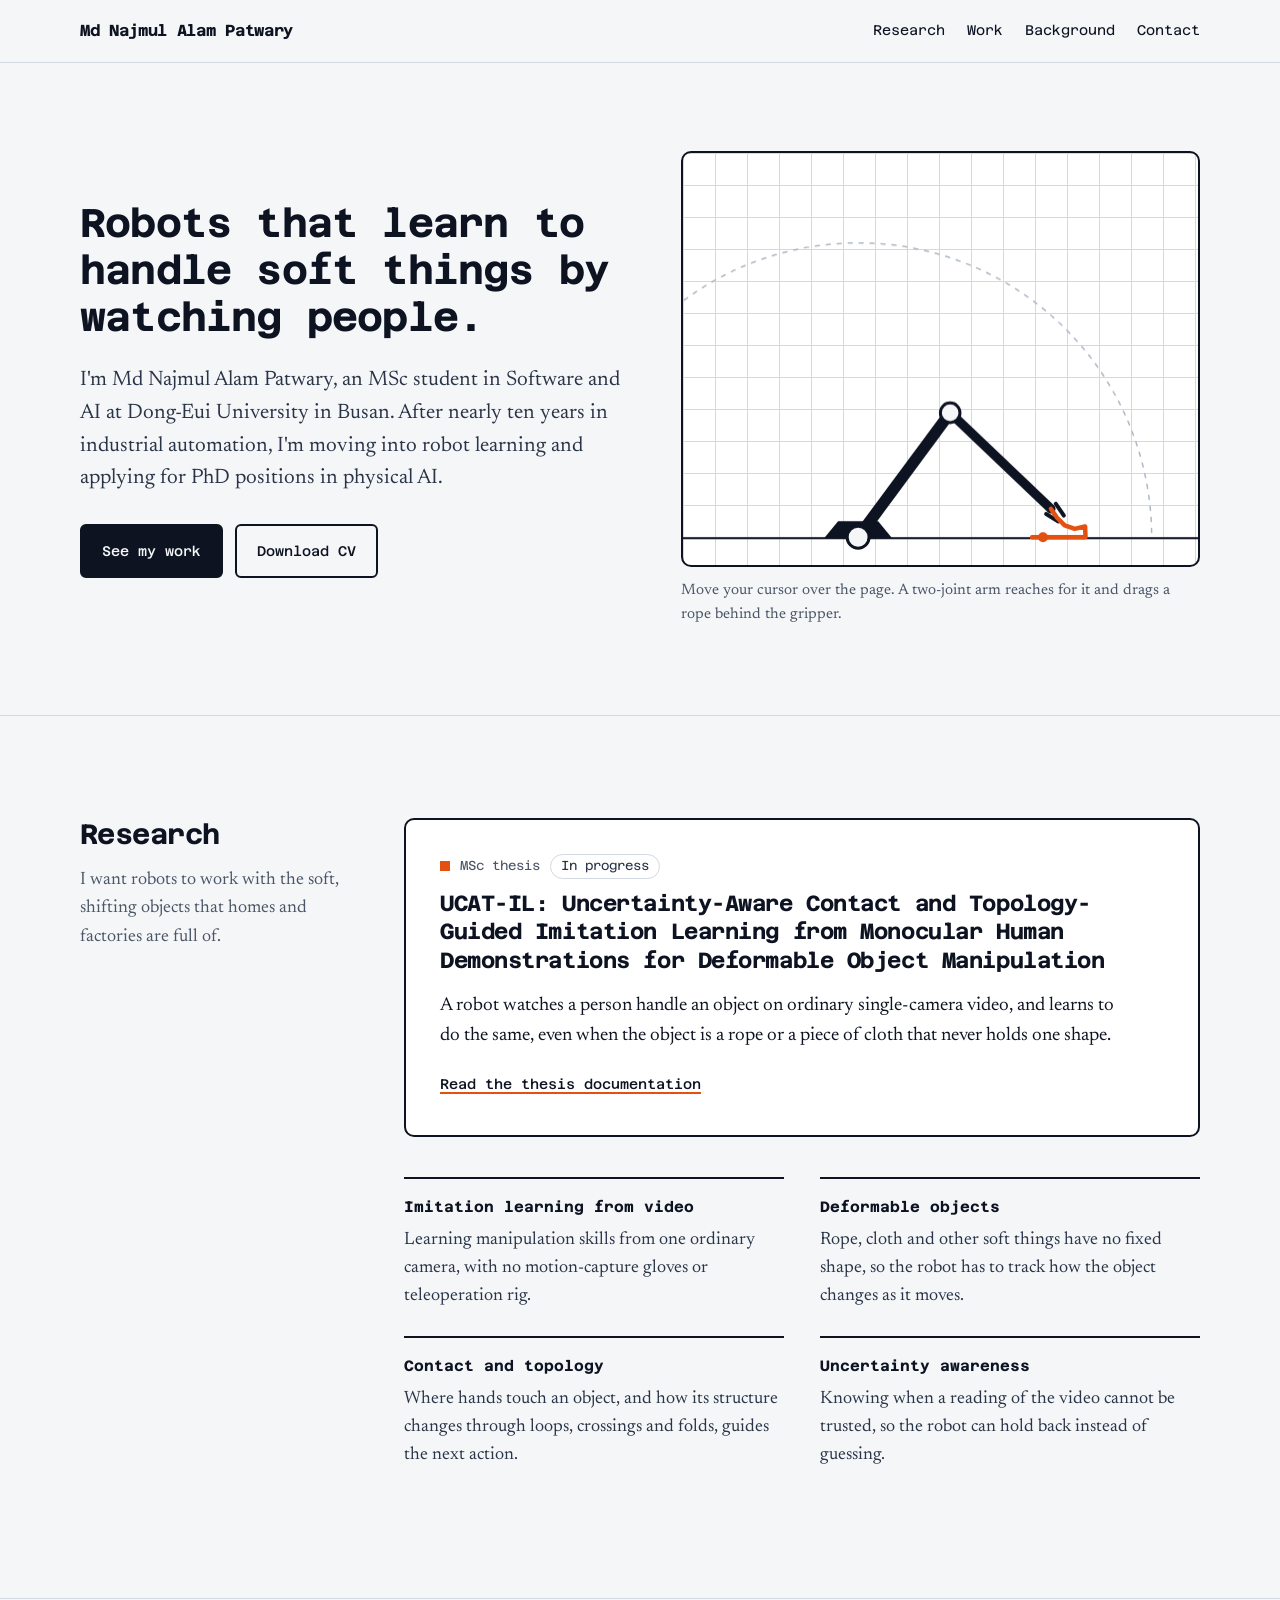
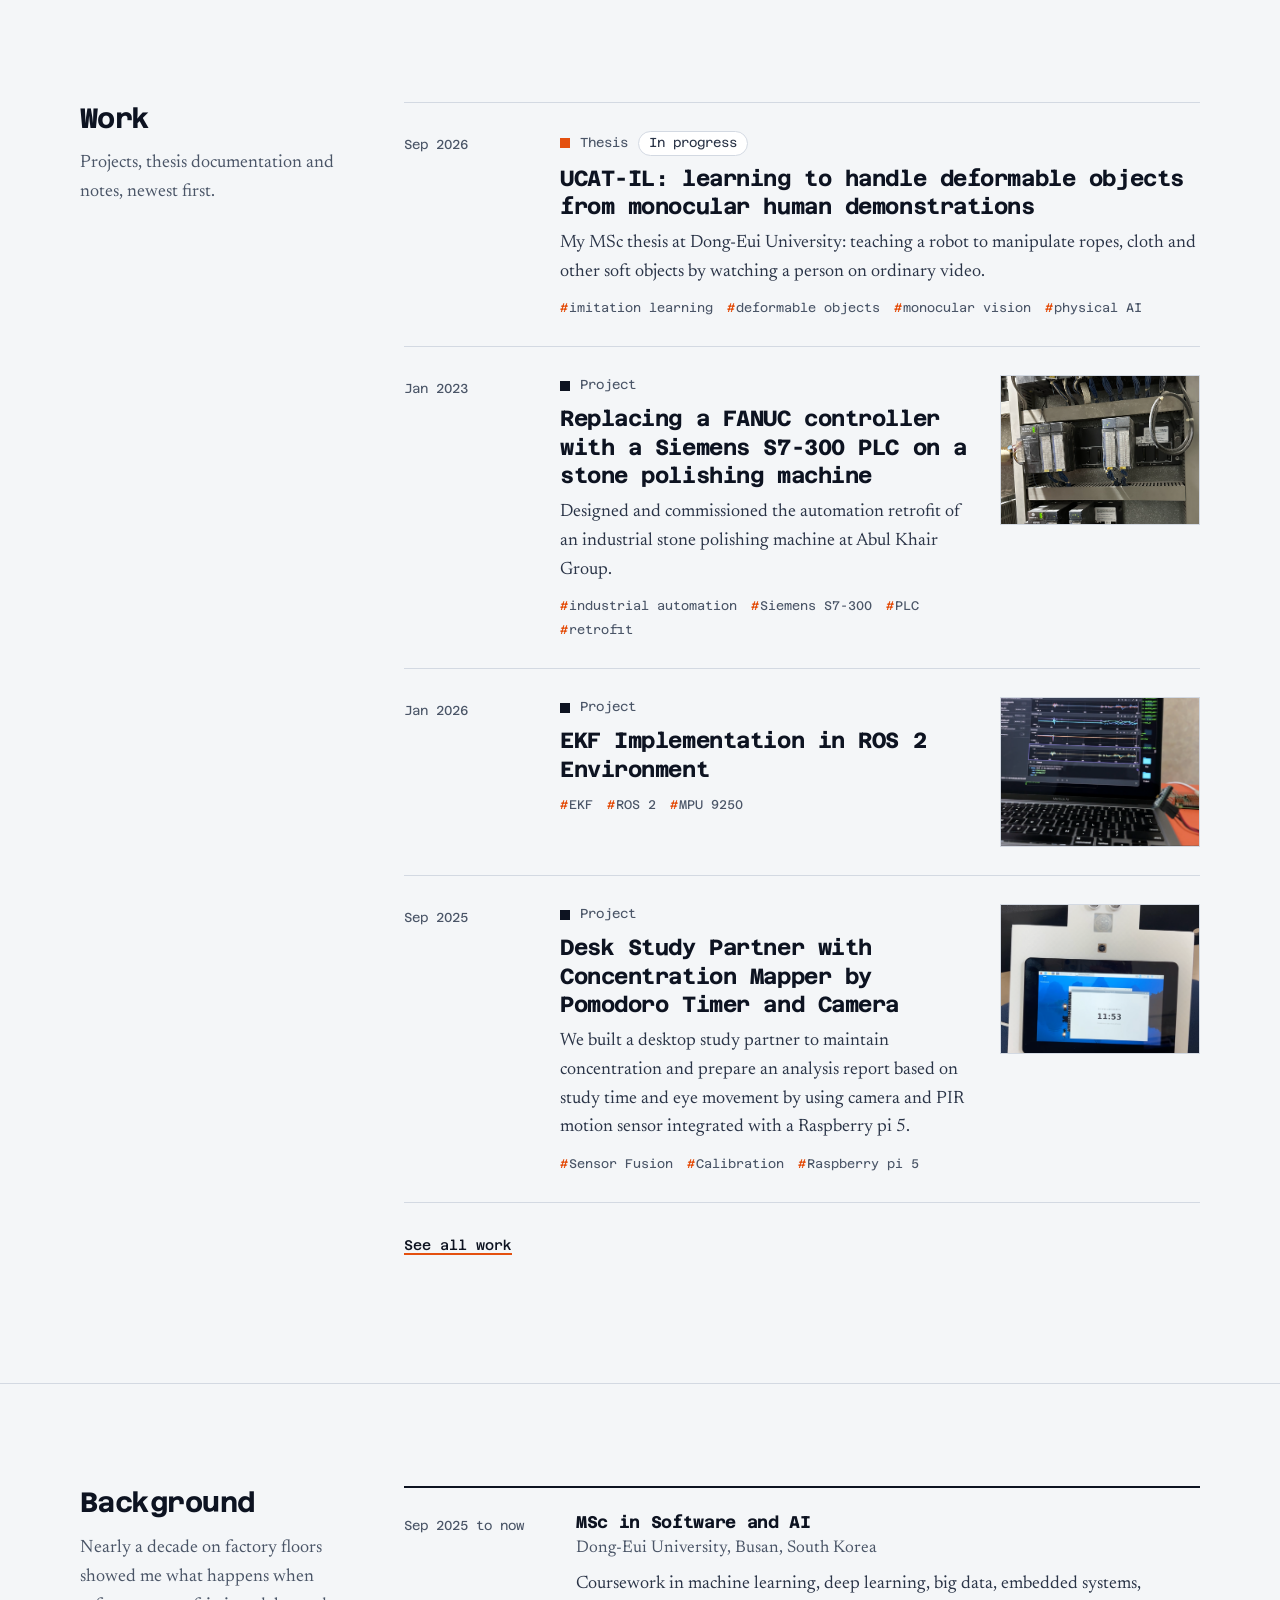
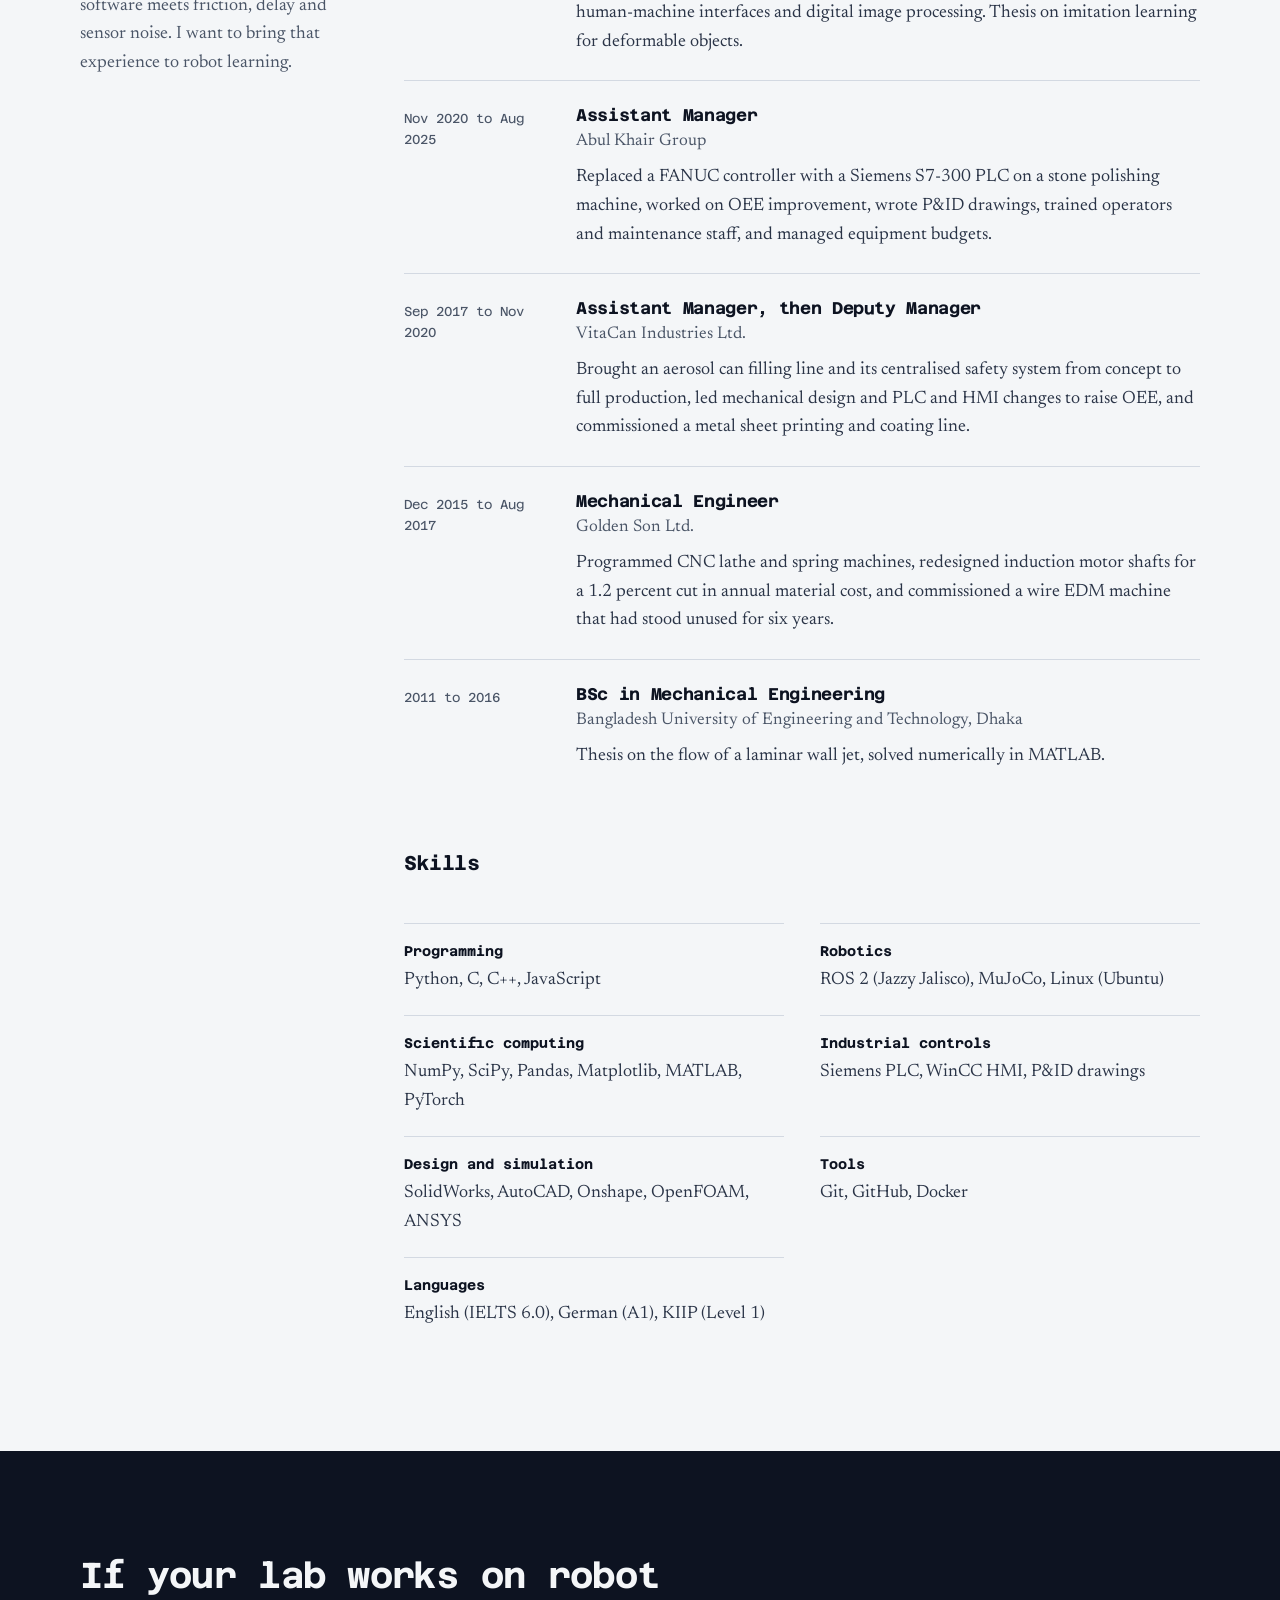
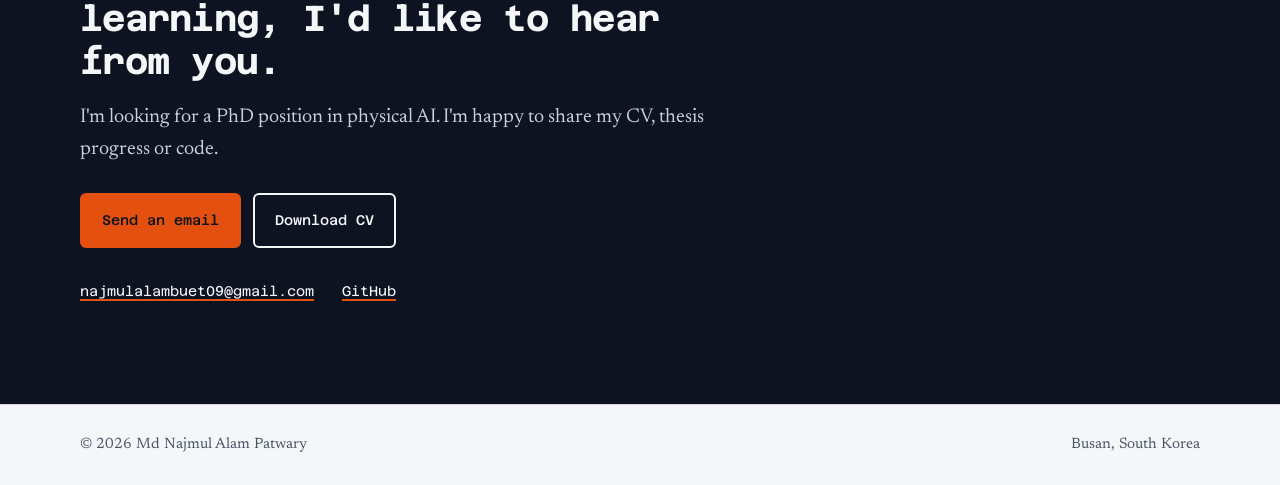
<file: index.html>
<!DOCTYPE html>
<html lang="en">
<head>
  <meta charset="UTF-8">
  <meta name="viewport" content="width=device-width, initial-scale=1">
  <title>Md Najmul Alam Patwary | Physical AI and robot learning</title>
  <meta name="description" content="Md Najmul Alam Patwary is an MSc student in Software and AI working on imitation learning for deformable object manipulation, and is applying for PhD positions in physical AI.">
  <link rel="icon" href="images/favicon.svg" type="image/svg+xml">
  <link rel="preconnect" href="https://fonts.googleapis.com">
  <link rel="preconnect" href="https://fonts.gstatic.com" crossorigin>
  <link href="https://fonts.googleapis.com/css2?family=Azeret+Mono:wght@400;500;700&family=Newsreader:ital,opsz,wght@0,6..72,400;0,6..72,600;1,6..72,400&display=swap" rel="stylesheet">
  <link rel="stylesheet" href="css/style.css">
</head>
<body>
  <a class="skip" href="#main">Skip to content</a>
  <header class="site-header">
    <div class="wrap">
      <a class="brand" href="index.html">Md Najmul Alam Patwary</a>
      <nav aria-label="Main">
        <ul class="nav">
          <li><a href="index.html#research">Research</a></li>
          <li><a href="work.html">Work</a></li>
          <li><a href="index.html#background">Background</a></li>
          <li><a href="index.html#contact">Contact</a></li>
        </ul>
      </nav>
    </div>
  </header>

  <main id="main">

    <section class="hero">
      <div class="wrap hero-grid">
        <div>
          <h1>Robots that learn to handle soft things by watching people.</h1>
          <p class="lede">I'm Md Najmul Alam Patwary, an MSc student in Software and AI at Dong-Eui University in Busan. After nearly ten years in industrial automation, I'm moving into robot learning and applying for PhD positions in physical AI.</p>
          <div class="actions">
            <a class="btn btn-primary" href="work.html">See my work</a>
            <a class="btn" data-site="cv" href="#">Download CV</a>
          </div>
        </div>
        <div>
          <div class="stage"><canvas id="arm" aria-hidden="true"></canvas></div>
          <p class="stage-caption">Move your cursor over the page. A two-joint arm reaches for it and drags a rope behind the gripper.</p>
        </div>
      </div>
    </section>

    <section class="section" id="research">
      <div class="wrap split">
        <div class="split-head">
          <h2>Research</h2>
          <p>I want robots to work with the soft, shifting objects that homes and factories are full of.</p>
        </div>
        <div class="split-body">
          <div class="thesis-panel">
            <p class="entry-type"><span class="swatch swatch-thesis" aria-hidden="true"></span>MSc thesis<span class="entry-status">In progress</span></p>
            <h3>UCAT-IL: Uncertainty-Aware Contact and Topology-Guided Imitation Learning from Monocular Human Demonstrations for Deformable Object Manipulation</h3>
            <p>A robot watches a person handle an object on ordinary single-camera video, and learns to do the same, even when the object is a rope or a piece of cloth that never holds one shape.</p>
            <a class="text-link" href="post.html?id=ucat-il-thesis">Read the thesis documentation</a>
          </div>
          <dl class="interests">
            <div><dt>Imitation learning from video</dt><dd>Learning manipulation skills from one ordinary camera, with no motion-capture gloves or teleoperation rig.</dd></div>
            <div><dt>Deformable objects</dt><dd>Rope, cloth and other soft things have no fixed shape, so the robot has to track how the object changes as it moves.</dd></div>
            <div><dt>Contact and topology</dt><dd>Where hands touch an object, and how its structure changes through loops, crossings and folds, guides the next action.</dd></div>
            <div><dt>Uncertainty awareness</dt><dd>Knowing when a reading of the video cannot be trusted, so the robot can hold back instead of guessing.</dd></div>
          </dl>
        </div>
      </div>
    </section>

    <section class="section" id="work">
      <div class="wrap split">
        <div class="split-head">
          <h2>Work</h2>
          <p>Projects, thesis documentation and notes, newest first.</p>
        </div>
        <div class="split-body">
          <ul class="entries" id="latest-work"></ul>
          <p class="list-more"><a class="text-link" href="work.html">See all work</a></p>
          <noscript><p>Turn on JavaScript to see the work list, or open <a href="work.html">the work page</a>.</p></noscript>
        </div>
      </div>
    </section>

    <section class="section" id="background">
      <div class="wrap split">
        <div class="split-head">
          <h2>Background</h2>
          <p>Nearly a decade on factory floors showed me what happens when software meets friction, delay and sensor noise. I want to bring that experience to robot learning.</p>
        </div>
        <div class="split-body">
          <ol class="timeline">
            <li>
              <p class="tl-date">Sep 2025 to now</p>
              <div>
                <h3 class="tl-title">MSc in Software and AI</h3>
                <p class="tl-where">Dong-Eui University, Busan, South Korea</p>
                <p class="tl-body">Coursework in machine learning, deep learning, big data, embedded systems, human-machine interfaces and digital image processing. Thesis on imitation learning for deformable objects.</p>
              </div>
            </li>
            <li>
              <p class="tl-date">Nov 2020 to Aug 2025</p>
              <div>
                <h3 class="tl-title">Assistant Manager</h3>
                <p class="tl-where">Abul Khair Group</p>
                <p class="tl-body">Replaced a FANUC controller with a Siemens S7-300 PLC on a stone polishing machine, worked on OEE improvement, wrote P&amp;ID drawings, trained operators and maintenance staff, and managed equipment budgets.</p>
              </div>
            </li>
            <li>
              <p class="tl-date">Sep 2017 to Nov 2020</p>
              <div>
                <h3 class="tl-title">Assistant Manager, then Deputy Manager</h3>
                <p class="tl-where">VitaCan Industries Ltd.</p>
                <p class="tl-body">Brought an aerosol can filling line and its centralised safety system from concept to full production, led mechanical design and PLC and HMI changes to raise OEE, and commissioned a metal sheet printing and coating line.</p>
              </div>
            </li>
            <li>
              <p class="tl-date">Dec 2015 to Aug 2017</p>
              <div>
                <h3 class="tl-title">Mechanical Engineer</h3>
                <p class="tl-where">Golden Son Ltd.</p>
                <p class="tl-body">Programmed CNC lathe and spring machines, redesigned induction motor shafts for a 1.2 percent cut in annual material cost, and commissioned a wire EDM machine that had stood unused for six years.</p>
              </div>
            </li>
            <li>
              <p class="tl-date">2011 to 2016</p>
              <div>
                <h3 class="tl-title">BSc in Mechanical Engineering</h3>
                <p class="tl-where">Bangladesh University of Engineering and Technology, Dhaka</p>
                <p class="tl-body">Thesis on the flow of a laminar wall jet, solved numerically in MATLAB.</p>
              </div>
            </li>
          </ol>

          <h3 class="subhead">Skills</h3>
          <dl class="skills">
            <div><dt>Programming</dt><dd>Python, C, C++, JavaScript</dd></div>
            <div><dt>Robotics</dt><dd>ROS 2 (Jazzy Jalisco), MuJoCo, Linux (Ubuntu)</dd></div>
            <div><dt>Scientific computing</dt><dd>NumPy, SciPy, Pandas, Matplotlib, MATLAB, PyTorch</dd></div>
            <div><dt>Industrial controls</dt><dd>Siemens PLC, WinCC HMI, P&amp;ID drawings</dd></div>
            <div><dt>Design and simulation</dt><dd>SolidWorks, AutoCAD, Onshape, OpenFOAM, ANSYS</dd></div>
            <div><dt>Tools</dt><dd>Git, GitHub, Docker</dd></div>
            <div><dt>Languages</dt><dd>English (IELTS 6.0), German (A1), KIIP (Level 1)</dd></div>
          </dl>
        </div>
      </div>
    </section>

    <section class="section contact" id="contact">
      <div class="wrap">
        <h2>If your lab works on robot learning, I'd like to hear from you.</h2>
        <p>I'm looking for a PhD position in physical AI. I'm happy to share my CV, thesis progress or code.</p>
        <div class="actions">
          <a class="btn btn-primary" data-site="email" href="#">Send an email</a>
          <a class="btn" data-site="cv" href="#">Download CV</a>
        </div>
        <ul class="contact-links">
          <li><a data-site="email" data-site-text href="#"></a></li>
          <li><a data-site="github" href="#">GitHub</a></li>
          <li><a data-site="linkedin" href="#">LinkedIn</a></li>
          <li><a data-site="scholar" href="#">Google Scholar</a></li>
          <li><a data-site="youtube" href="#">YouTube</a></li>
        </ul>
      </div>
    </section>

  </main>

  <footer class="site-footer">
    <div class="wrap">
      <p>&copy; <span data-year>2026</span> Md Najmul Alam Patwary</p>
      <p>Busan, South Korea</p>
    </div>
  </footer>
  <script src="content/site.js"></script>
  <script src="content/posts.js"></script>
  <script src="js/render.js"></script>
  <script src="js/hero.js"></script>
  <script src="js/main.js"></script>
</body>
</html>
</file>
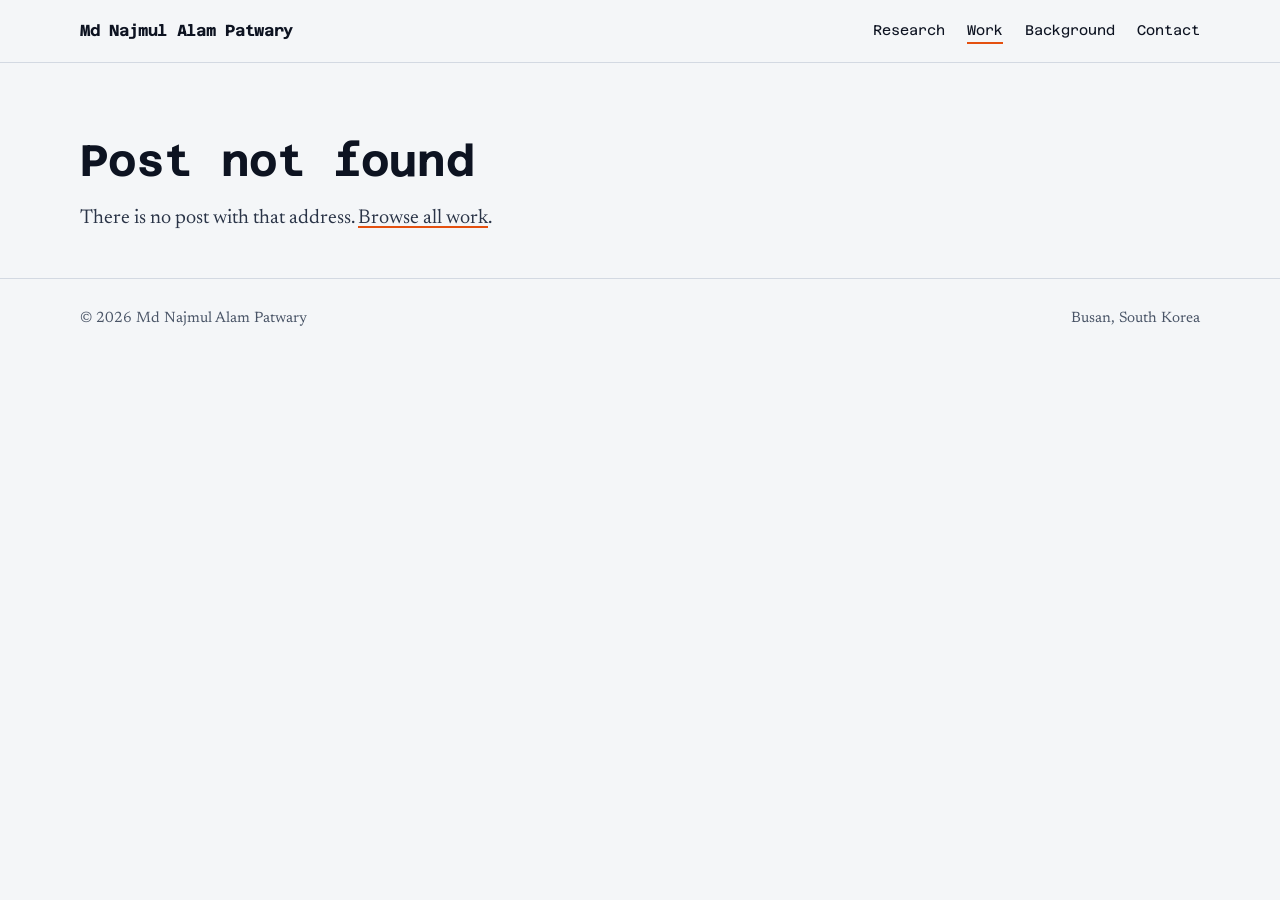
<file: post.html>
<!DOCTYPE html>
<html lang="en">
<head>
  <meta charset="UTF-8">
  <meta name="viewport" content="width=device-width, initial-scale=1">
  <title>Post | Najmul Alam Patwary</title>
  <meta name="description" content="Project, thesis or blog post by Md Najmul Alam Patwary.">
  <link rel="icon" href="images/favicon.svg" type="image/svg+xml">
  <link rel="preconnect" href="https://fonts.googleapis.com">
  <link rel="preconnect" href="https://fonts.gstatic.com" crossorigin>
  <link href="https://fonts.googleapis.com/css2?family=Azeret+Mono:wght@400;500;700&family=Newsreader:ital,opsz,wght@0,6..72,400;0,6..72,600;1,6..72,400&display=swap" rel="stylesheet">
  <link rel="stylesheet" href="css/style.css">
</head>
<body>
  <a class="skip" href="#main">Skip to content</a>
  <header class="site-header">
    <div class="wrap">
      <a class="brand" href="index.html"> Md Najmul Alam Patwary</a>
      <nav aria-label="Main">
        <ul class="nav">
          <li><a href="index.html#research">Research</a></li>
          <li><a href="work.html" aria-current="page">Work</a></li>
          <li><a href="index.html#background">Background</a></li>
          <li><a href="index.html#contact">Contact</a></li>
        </ul>
      </nav>
    </div>
  </header>

  <main id="main">
    <div id="post"></div>
    <noscript><div class="wrap page-head"><p>Turn on JavaScript to read this post.</p></div></noscript>
  </main>

  <footer class="site-footer">
    <div class="wrap">
      <p>&copy; <span data-year>2026</span> Md Najmul Alam Patwary</p>
      <p>Busan, South Korea</p>
    </div>
  </footer>
  <script src="content/site.js"></script>
  <script src="content/posts.js"></script>
  <script src="js/render.js"></script>
  <script src="js/main.js"></script>
</body>
</html>
</file>
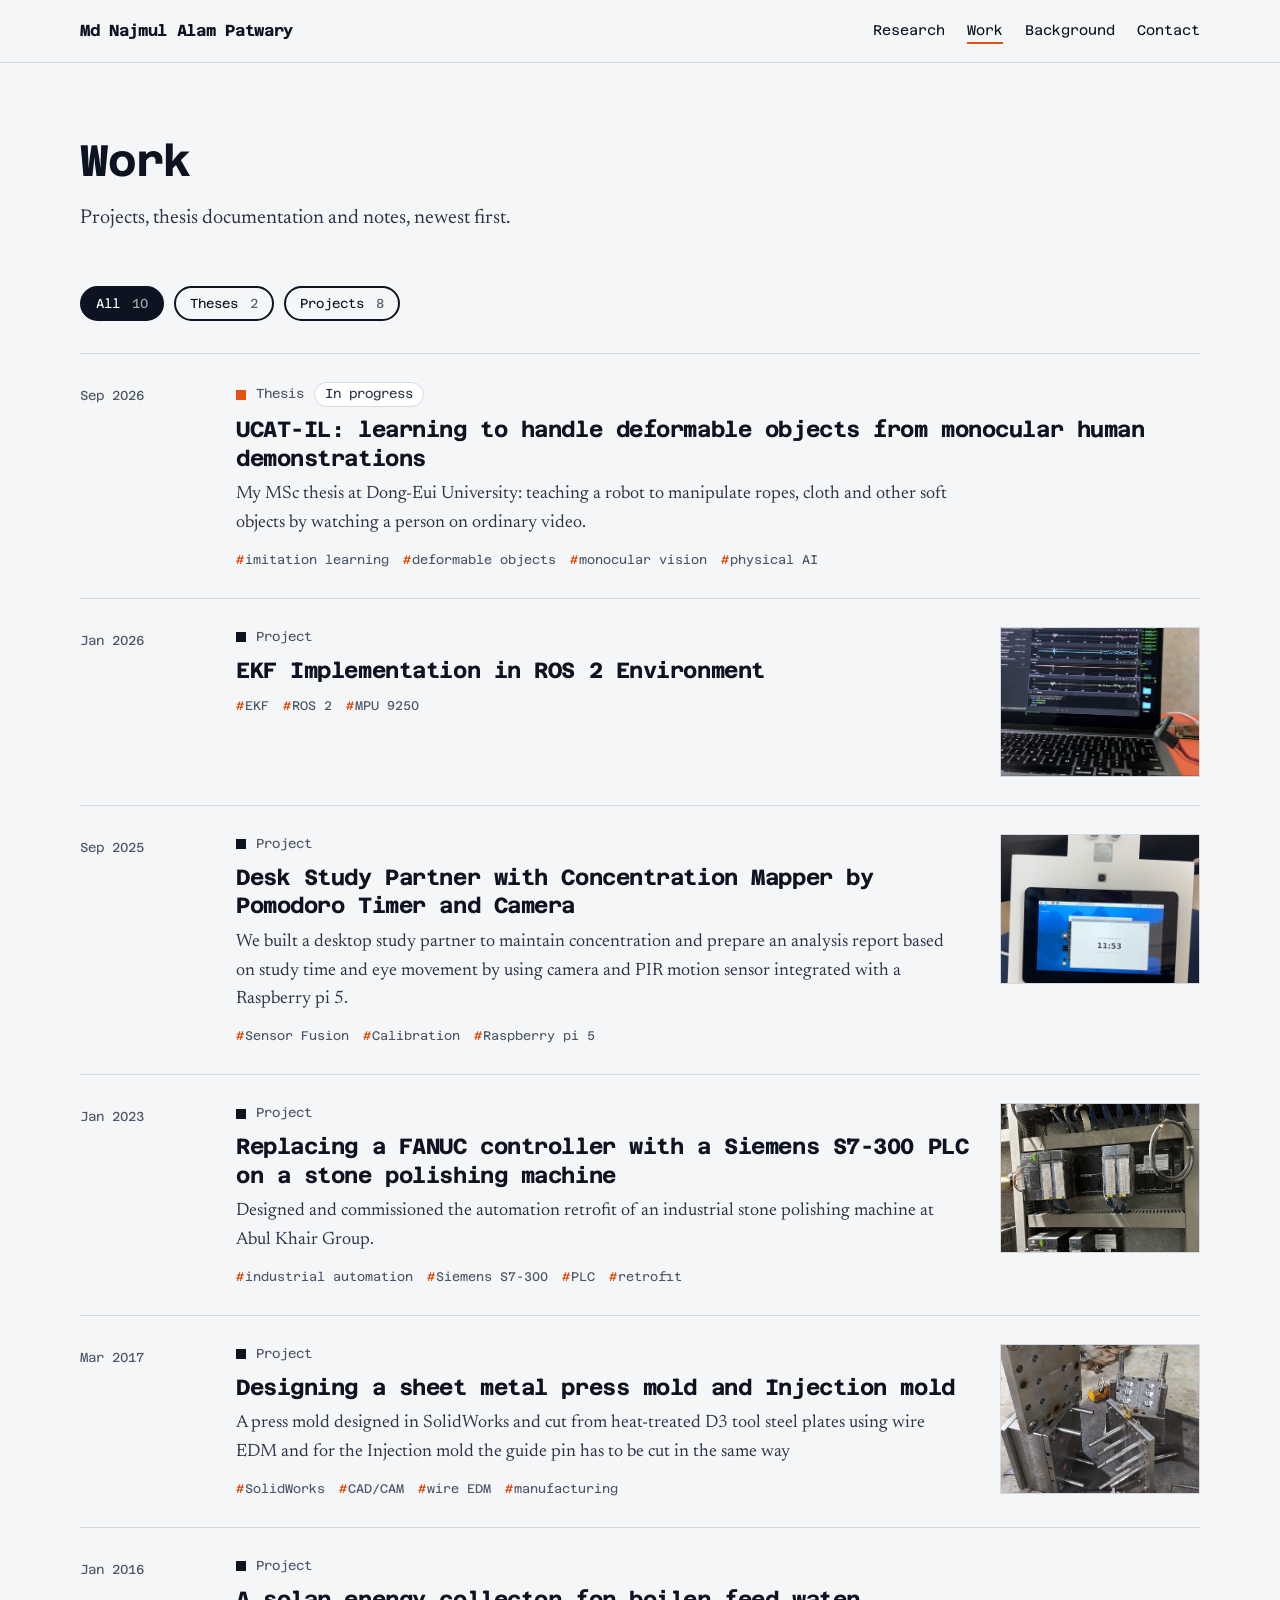
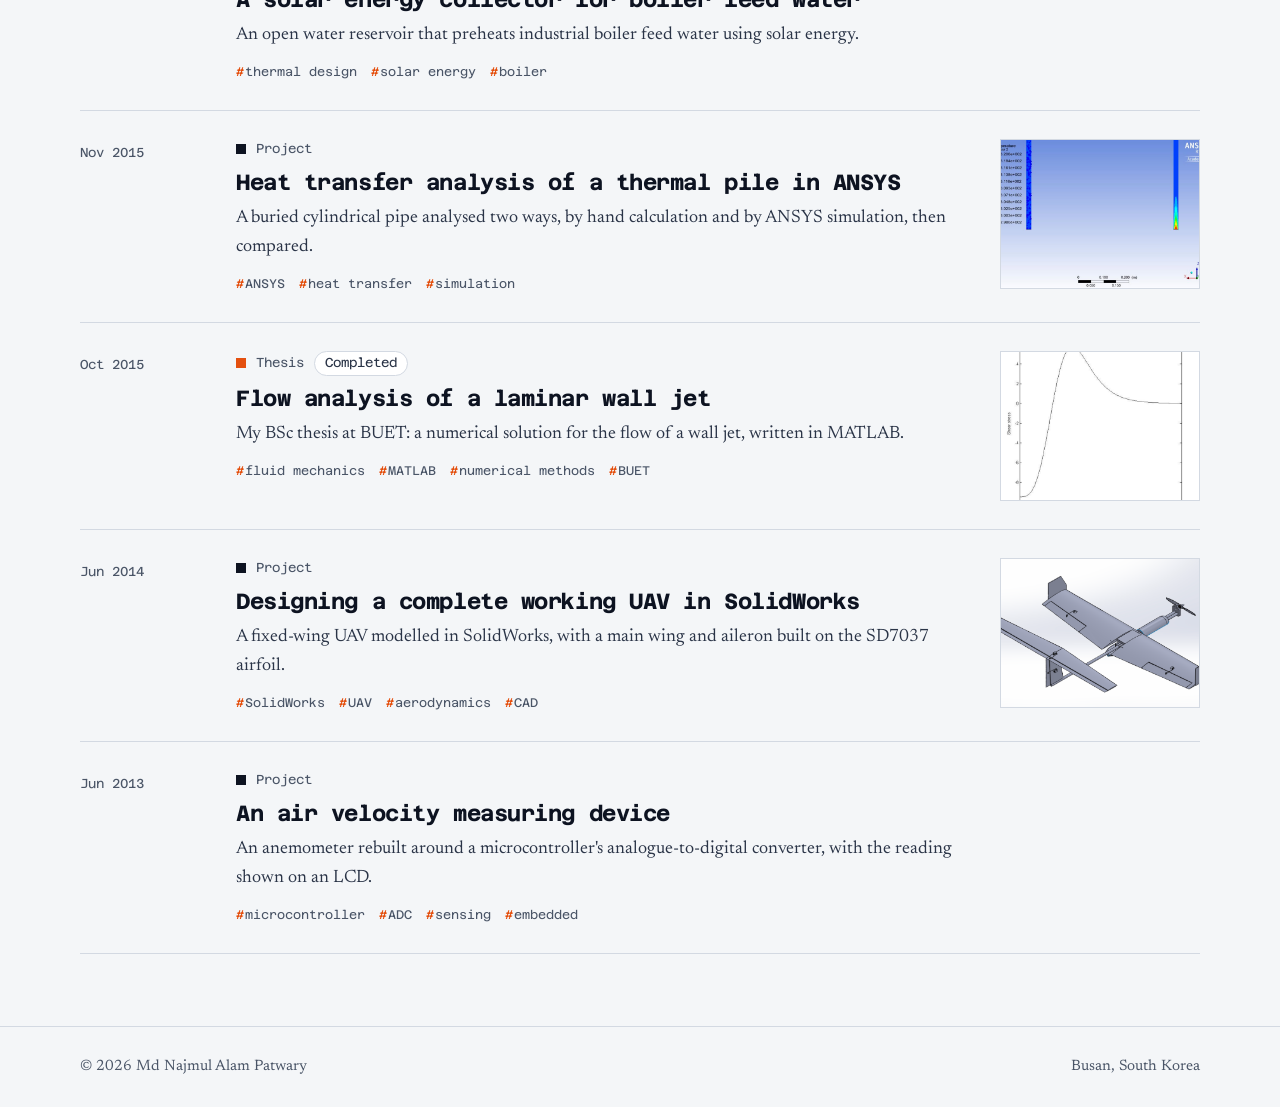
<file: work.html>
<!DOCTYPE html>
<html lang="en">
<head>
  <meta charset="UTF-8">
  <meta name="viewport" content="width=device-width, initial-scale=1">
  <title>Work | Md Najmul Alam Patwary</title>
  <meta name="description" content="Projects, thesis documentation and notes by Md Najmul Alam Patwary.">
  <link rel="icon" href="images/favicon.svg" type="image/svg+xml">
  <link rel="preconnect" href="https://fonts.googleapis.com">
  <link rel="preconnect" href="https://fonts.gstatic.com" crossorigin>
  <link href="https://fonts.googleapis.com/css2?family=Azeret+Mono:wght@400;500;700&family=Newsreader:ital,opsz,wght@0,6..72,400;0,6..72,600;1,6..72,400&display=swap" rel="stylesheet">
  <link rel="stylesheet" href="css/style.css">
</head>
<body>
  <a class="skip" href="#main">Skip to content</a>
  <header class="site-header">
    <div class="wrap">
      <a class="brand" href="index.html">Md Najmul Alam Patwary</a>
      <nav aria-label="Main">
        <ul class="nav">
          <li><a href="index.html#research">Research</a></li>
          <li><a href="work.html" aria-current="page">Work</a></li>
          <li><a href="index.html#background">Background</a></li>
          <li><a href="index.html#contact">Contact</a></li>
        </ul>
      </nav>
    </div>
  </header>

  <main id="main">
    <div class="wrap page-head">
      <h1>Work</h1>
      <p>Projects, thesis documentation and notes, newest first.</p>
    </div>
    <div class="wrap">
      <div class="filters" id="work-filters" role="group" aria-label="Filter by type"></div>
      <ul class="entries" id="work-list"></ul>
      <noscript><p>Turn on JavaScript to see the work list.</p></noscript>
    </div>
    <div style="height:72px"></div>
  </main>

  <footer class="site-footer">
    <div class="wrap">
      <p>&copy; <span data-year>2026</span> Md Najmul Alam Patwary</p>
      <p>Busan, South Korea</p>
    </div>
  </footer>
  <script src="content/site.js"></script>
  <script src="content/posts.js"></script>
  <script src="js/render.js"></script>
  <script src="js/main.js"></script>
</body>
</html>
</file>
<file: css/style.css>
/* ==================================================================
   Tokens. Change colours and fonts here.
================================================================== */
:root {
  --ink: #0D1321;
  --ink-soft: #2A3447;
  --muted: #4A5567;
  --paper: #F4F6F8;
  --panel: #FFFFFF;
  --line: #D3D9E2;
  --accent: #E4500F;

  --mono: "Azeret Mono", ui-monospace, "SF Mono", Menlo, Consolas, monospace;
  --serif: "Newsreader", Georgia, "Times New Roman", serif;
  --wrap: 1120px;
  --gutter: clamp(20px, 4vw, 40px);
}

/* ==================================================================
   Base
================================================================== */
*, *::before, *::after { box-sizing: border-box; }
html { scroll-behavior: smooth; scroll-padding-top: 88px; -webkit-text-size-adjust: 100%; }
body {
  margin: 0;
  background: var(--paper);
  color: var(--ink);
  font-family: var(--serif);
  font-size: 19px;
  line-height: 1.6;
  -webkit-font-smoothing: antialiased;
}
img { max-width: 100%; display: block; }
a { color: inherit; text-decoration-color: var(--accent); text-decoration-thickness: 2px; text-underline-offset: 3px; }
a:hover { text-decoration-color: var(--ink); }
h1, h2, h3 { font-family: var(--mono); font-weight: 700; line-height: 1.2; letter-spacing: -0.02em; margin: 0; }
p { margin: 0 0 1em; }
ul, ol { margin: 0; padding: 0; }
:focus-visible { outline: 3px solid var(--accent); outline-offset: 3px; }

.wrap { width: 100%; max-width: calc(var(--wrap) + 2 * var(--gutter)); margin-inline: auto; padding-inline: var(--gutter); }
.skip { position: absolute; left: 12px; top: -60px; background: var(--ink); color: var(--paper); padding: 10px 14px; font-family: var(--mono); font-size: 14px; z-index: 100; }
.skip:focus { top: 12px; }

/* ==================================================================
   Header
================================================================== */
.site-header { border-bottom: 1px solid var(--line); background: var(--paper); }
.site-header .wrap { display: flex; flex-wrap: wrap; align-items: center; justify-content: space-between; gap: 6px 24px; padding-block: 16px; }
.brand { font-family: var(--mono); font-weight: 700; font-size: 16px; text-decoration: none; letter-spacing: -0.02em; }
.nav { display: flex; flex-wrap: wrap; gap: 4px 22px; list-style: none; }
.nav a { font-family: var(--mono); font-size: 14px; text-decoration: none; padding-block: 4px; border-bottom: 2px solid transparent; }
.nav a:hover { border-bottom-color: var(--ink); }
.nav a[aria-current="page"] { border-bottom-color: var(--accent); }
@media (min-width: 720px) {
  .site-header { position: sticky; top: 0; z-index: 20; }
}

/* ==================================================================
   Buttons and links
================================================================== */
.actions { display: flex; flex-wrap: wrap; gap: 12px; margin-top: 28px; }
.btn {
  display: inline-block; font-family: var(--mono); font-size: 14px; font-weight: 500; text-decoration: none;
  padding: 14px 20px; border: 2px solid var(--ink); border-radius: 6px; background: transparent; color: var(--ink); cursor: pointer;
}
.btn:hover { background: var(--ink); color: var(--paper); }
.btn-primary { background: var(--ink); color: var(--paper); }
.btn-primary:hover { background: var(--accent); border-color: var(--accent); color: var(--ink); }
.text-link { font-family: var(--mono); font-size: 14px; font-weight: 500; }

/* ==================================================================
   Hero
================================================================== */
.hero { padding-block: clamp(40px, 7vw, 88px); border-bottom: 1px solid var(--line); }
.hero-grid { display: grid; gap: 40px; align-items: center; }
.hero-grid > * { min-width: 0; }
@media (min-width: 900px) { .hero-grid { grid-template-columns: minmax(0, 1.05fr) minmax(0, 1fr); gap: 56px; } }
.hero h1 { font-size: clamp(28px, 3.6vw, 40px); line-height: 1.18; max-width: 16em; }
.lede { font-size: 21px; line-height: 1.55; max-width: 31em; margin: 24px 0 0; color: var(--ink-soft); }
.stage {
  position: relative; width: 100%; aspect-ratio: 5 / 4; min-height: 300px;
  border: 2px solid var(--ink); border-radius: 10px; overflow: hidden; background-color: var(--panel);
  background-image: linear-gradient(var(--line) 1px, transparent 1px), linear-gradient(90deg, var(--line) 1px, transparent 1px);
  background-size: 32px 32px;
}
.stage canvas { position: absolute; inset: 0; width: 100%; height: 100%; display: block; }
.stage-caption { font-size: 15px; color: var(--muted); margin: 12px 0 0; }

/* ==================================================================
   Sections
================================================================== */
.section { padding-block: clamp(56px, 8vw, 104px); }
.section + .section { border-top: 1px solid var(--line); }
.split { display: grid; gap: 28px 64px; }
@media (min-width: 900px) { .split { grid-template-columns: 260px minmax(0, 1fr); } .split-head { position: sticky; top: 100px; align-self: start; } }
.split-head h2 { font-size: 28px; }
.split-head p { margin-top: 14px; color: var(--muted); font-size: 18px; max-width: 22em; }

.thesis-panel { background: var(--panel); border: 2px solid var(--ink); border-radius: 10px; padding: clamp(22px, 3vw, 34px); }
.thesis-panel h3 { font-size: clamp(18px, 2.1vw, 22px); line-height: 1.3; margin: 10px 0 16px; }
.thesis-panel p { max-width: 36em; }

.interests { display: grid; gap: 0 36px; margin: 40px 0 0; }
@media (min-width: 640px) { .interests { grid-template-columns: 1fr 1fr; } }
.interests > div { border-top: 2px solid var(--ink); padding: 16px 0 26px; }
.interests dt { font-family: var(--mono); font-weight: 700; font-size: 15px; margin-bottom: 8px; }
.interests dd { margin: 0; color: var(--ink-soft); font-size: 18px; line-height: 1.55; }

/* ==================================================================
   Post lists
================================================================== */
.entries { list-style: none; }
.entry { position: relative; display: grid; gap: 6px 28px; padding-block: 28px; border-top: 1px solid var(--line); }
.entries .entry:last-child { border-bottom: 1px solid var(--line); }
@media (min-width: 720px) {
  .entry { grid-template-columns: 8rem minmax(0, 1fr); }
  .entry.has-thumb { grid-template-columns: 8rem minmax(0, 1fr) 200px; }
}
.entry-date { font-family: var(--mono); font-size: 13px; color: var(--muted); margin: 4px 0 0; }
.entry-type { display: flex; flex-wrap: wrap; align-items: center; gap: 4px 10px; font-family: var(--mono); font-size: 13px; color: var(--muted); margin: 0 0 8px; }
.entry-status { border: 1px solid var(--line); background: var(--panel); border-radius: 99px; padding: 1px 10px; color: var(--ink-soft); }
.post-date { color: var(--muted); }
.swatch { width: 10px; height: 10px; display: inline-block; background: var(--ink); }
.swatch-thesis { background: var(--accent); }
.swatch-project { background: var(--ink); }
.swatch-blog { background: transparent; border: 2px solid var(--ink); }
.entry-title { font-size: clamp(18px, 2vw, 22px); line-height: 1.3; margin-bottom: 8px; }
.entry-title a { text-decoration: none; background: linear-gradient(var(--accent), var(--accent)) 0 100% / 0 3px no-repeat; transition: background-size .2s; }
.entry-title a::after { content: ""; position: absolute; inset: 0; }
.entry:hover .entry-title a { background-size: 100% 3px; }
.entry-summary { font-size: 18px; color: var(--ink-soft); margin: 0 0 12px; max-width: 40em; }
.entry-thumb { width: 100%; aspect-ratio: 4 / 3; object-fit: cover; border: 1px solid var(--line); order: -1; }
@media (min-width: 720px) { .entry-thumb { order: 0; } }
.tags { display: flex; flex-wrap: wrap; gap: 4px 14px; list-style: none; font-family: var(--mono); font-size: 12.5px; color: var(--muted); }
.tags li::before { content: "#"; color: var(--accent); margin-right: 1px; }
.empty { padding: 28px 0; color: var(--muted); }
.list-more { margin-top: 28px; }

/* page header for Work */
.page-head { padding-block: clamp(40px, 6vw, 72px) 24px; }
.page-head h1 { font-size: clamp(30px, 4vw, 44px); }
.page-head p { margin-top: 14px; max-width: 34em; color: var(--ink-soft); font-size: 20px; }
.filters { display: flex; flex-wrap: wrap; gap: 10px; margin: 8px 0 32px; }
.filters button {
  font-family: var(--mono); font-size: 13px; padding: 8px 14px; border: 2px solid var(--ink); border-radius: 99px;
  background: transparent; color: var(--ink); cursor: pointer;
}
.filters button:hover { background: var(--panel); }
.filters button[aria-pressed="true"] { background: var(--ink); color: var(--paper); }
.filters .count { opacity: .65; margin-left: 4px; }

/* ==================================================================
   Background: timeline and skills
================================================================== */
.timeline { list-style: none; }
.timeline li { display: grid; gap: 4px 28px; padding-block: 24px; border-top: 1px solid var(--line); }
.timeline li:first-child { border-top: 2px solid var(--ink); }
@media (min-width: 720px) { .timeline li { grid-template-columns: 9rem minmax(0, 1fr); } }
.tl-date { font-family: var(--mono); font-size: 13px; color: var(--muted); margin: 4px 0 0; }
.tl-title { font-size: 17px; margin-bottom: 2px; }
.tl-where { margin: 0 0 8px; color: var(--muted); font-size: 17px; }
.tl-body { margin: 0; font-size: 18px; color: var(--ink-soft); max-width: 38em; }

.skills { display: grid; gap: 0 36px; margin: 48px 0 0; }
@media (min-width: 640px) { .skills { grid-template-columns: 1fr 1fr; } }
.skills > div { border-top: 1px solid var(--line); padding: 16px 0 20px; }
.skills dt { font-family: var(--mono); font-weight: 700; font-size: 14px; margin-bottom: 4px; }
.skills dd { margin: 0; font-size: 18px; color: var(--ink-soft); }
.subhead { font-size: 20px; margin: 56px 0 0; }

/* ==================================================================
   Contact
================================================================== */
.contact { background: var(--ink); color: var(--paper); }
.section.contact { border-top: 0; }
.contact a { text-decoration-color: var(--accent); }
.contact a:hover { text-decoration-color: var(--paper); }
.contact :focus-visible { outline-color: var(--paper); }
.contact h2 { font-size: clamp(26px, 3.4vw, 36px); max-width: 18em; }
.contact p { color: #C9D1DD; max-width: 32em; font-size: 20px; margin-top: 18px; }
.contact .btn { border-color: var(--paper); color: var(--paper); }
.contact .btn:hover { background: var(--paper); color: var(--ink); }
.contact .btn-primary { background: var(--accent); border-color: var(--accent); color: var(--ink); }
.contact .btn-primary:hover { background: var(--paper); border-color: var(--paper); }
.contact-links { display: flex; flex-wrap: wrap; gap: 8px 28px; list-style: none; margin-top: 32px; font-family: var(--mono); font-size: 14px; }

.site-footer { padding-block: 28px; font-size: 15px; color: var(--muted); border-top: 1px solid var(--line); }
.site-footer .wrap { display: flex; flex-wrap: wrap; gap: 8px 24px; justify-content: space-between; }
.site-footer p { margin: 0; }

/* ==================================================================
   Post page
================================================================== */
.post-head { padding-top: clamp(32px, 5vw, 56px); }
.back { font-family: var(--mono); font-size: 13px; display: inline-block; margin-bottom: 28px; }
.post-head h1 { font-size: clamp(26px, 3.6vw, 40px); line-height: 1.2; max-width: 22em; }
.post-summary { font-size: 21px; color: var(--ink-soft); max-width: 34em; margin: 18px 0 16px; }
.post-layout { display: grid; gap: 32px 64px; padding-block: 40px 56px; }
@media (min-width: 1000px) { .post-layout { grid-template-columns: 200px minmax(0, 40rem); } }
.toc { font-family: var(--mono); font-size: 13px; }
@media (min-width: 1000px) { .toc { position: sticky; top: 100px; align-self: start; } }
.toc-title { font-weight: 700; margin: 0 0 10px; }
.toc ul { list-style: none; border-left: 2px solid var(--line); }
.toc li a { display: block; padding: 5px 0 5px 14px; margin-left: -2px; border-left: 2px solid transparent; text-decoration: none; color: var(--muted); }
.toc li a:hover { border-left-color: var(--accent); color: var(--ink); }

.prose { min-width: 0; font-size: 20px; line-height: 1.65; }
.prose h2 { font-size: 22px; margin: 2.2em 0 .6em; }
.prose > :first-child { margin-top: 0; }
.prose h3 { font-size: 17px; margin: 1.8em 0 .5em; }
.prose ul, .prose ol { padding-left: 1.3em; margin-bottom: 1.2em; }
.prose li { margin-bottom: .4em; }
.prose li::marker { color: var(--accent); }
.prose code { font-family: var(--mono); font-size: .8em; background: var(--panel); border: 1px solid var(--line); padding: 1px 6px; border-radius: 4px; }
.prose pre { background: var(--ink); color: var(--paper); padding: 18px 20px; overflow-x: auto; border-radius: 6px; margin: 0 0 1.4em; }
.prose pre code { background: none; border: 0; padding: 0; font-size: 14px; line-height: 1.6; color: inherit; }
.prose blockquote { margin: 1.6em 0; padding-left: 20px; border-left: 4px solid var(--accent); font-size: 22px; font-style: italic; }
.prose blockquote p { margin: 0; }
.prose blockquote footer { font-family: var(--mono); font-size: 13px; font-style: normal; color: var(--muted); margin-top: 8px; }
.note { background: var(--panel); border-left: 4px solid var(--accent); padding: 16px 20px; margin: 0 0 1.4em; font-size: 18px; }
.downloads { list-style: none; padding: 0 !important; }
.downloads li { margin: 0; border-top: 1px solid var(--line); }
.downloads li:last-child { border-bottom: 1px solid var(--line); }
.downloads a { display: block; padding: 14px 0; font-family: var(--mono); font-size: 14px; }

.fig { margin: 0 0 1.6em; }
.fig.cover { margin: 8px 0 0; }
.zoom { display: block; width: 100%; padding: 0; border: 1px solid var(--line); background: var(--panel); cursor: zoom-in; }
.zoom img { width: 100%; height: auto; }
.fig.cover .zoom img { max-height: 460px; object-fit: cover; }
.fig figcaption { font-size: 15px; color: var(--muted); margin-top: 8px; line-height: 1.45; }
.gallery { display: grid; gap: 16px; grid-template-columns: repeat(auto-fit, minmax(240px, 1fr)); margin-bottom: 1.4em; }
.gallery .fig { margin: 0; }

.yt { position: relative; aspect-ratio: 16 / 9; background: var(--ink); }
.yt iframe, .yt-play { position: absolute; inset: 0; width: 100%; height: 100%; border: 0; }
.yt-play { padding: 0; cursor: pointer; background: var(--ink); }
.yt-play img { width: 100%; height: 100%; object-fit: cover; opacity: .85; }
.yt-icon { position: absolute; left: 50%; top: 50%; width: 76px; height: 54px; transform: translate(-50%, -50%); background: var(--accent); border-radius: 12px; }
.yt-icon::after { content: ""; position: absolute; left: 50%; top: 50%; transform: translate(-35%, -50%); border-style: solid; border-width: 11px 0 11px 18px; border-color: transparent transparent transparent var(--ink); }
.yt-play:hover .yt-icon { background: var(--paper); }

.next { display: block; margin-block: 8px 72px; padding: 22px 0; border-top: 2px solid var(--ink); text-decoration: none; }
.next-label { display: block; font-family: var(--mono); font-size: 13px; color: var(--muted); }
.next-title { display: block; font-family: var(--mono); font-weight: 700; font-size: clamp(17px, 2vw, 22px); margin-top: 6px; background: linear-gradient(var(--accent), var(--accent)) 0 100% / 0 3px no-repeat; transition: background-size .2s; width: fit-content; max-width: 100%; }
.next:hover .next-title { background-size: 100% 3px; }

.lightbox { border: 0; padding: 0; background: transparent; max-width: 94vw; max-height: 94vh; overflow: visible; color: var(--paper); }
.lightbox::backdrop { background: rgba(13, 19, 33, .88); }
.lightbox img { max-width: 94vw; max-height: 82vh; margin-inline: auto; background: var(--panel); }
.lb-caption { text-align: center; font-size: 16px; margin: 10px 0 0; }
.lb-close { position: absolute; right: 0; top: -44px; font-family: var(--mono); font-size: 13px; background: var(--paper); color: var(--ink); border: 0; padding: 8px 14px; border-radius: 6px; cursor: pointer; }

/* ==================================================================
   Motion preference
================================================================== */
@media (prefers-reduced-motion: reduce) {
  html { scroll-behavior: auto; }
  *, *::before, *::after { transition: none !important; animation: none !important; }
}
</file>
